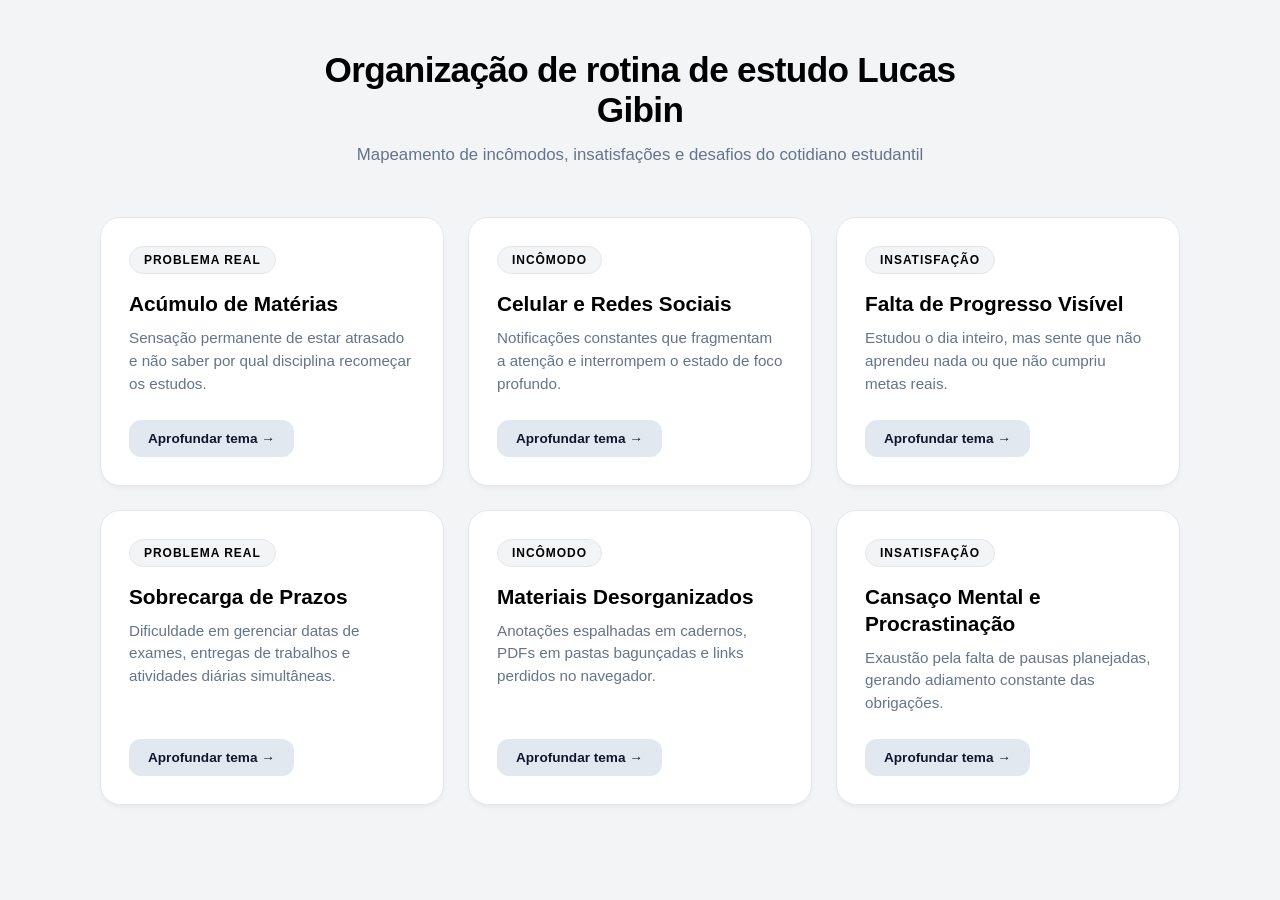
<file: index.html>
<!DOCTYPE html>
<html lang="pt-BR">
<head>
    <meta charset="UTF-8">
    <meta name="viewport" content="width=device-width, initial-scale=1.0">
    <title>Organização de rotina de estudo Lucas Gibin</title>
    <link rel="stylesheet" href="style.css">
</head>
<body>

    <!-- CABEÇALHO DA PÁGINA -->
    <header>
        <h1>Organização de rotina de estudo Lucas Gibin</h1>
        <p>Mapeamento de incômodos, insatisfações e desafios do cotidiano estudantil</p>
    </header>

    <!-- CONTAINER DE CARDS -->
    <main class="cards-grid">

        <!-- Card 1 -->
        <a href="acumulo-de-materias.html" class="card">
            <div>
                <span class="card-tag">Problema Real</span>
                <h3>Acúmulo de Matérias</h3>
                <p>Sensação permanente de estar atrasado e não saber por qual disciplina recomeçar os estudos.</p>
            </div>
            <div class="card-action">Aprofundar tema &rarr;</div>
        </a>

        <!-- Card 2 -->
        <a href="celular-e-redes-sociais.html" class="card">
            <div>
                <span class="card-tag">Incômodo</span>
                <h3>Celular e Redes Sociais</h3>
                <p>Notificações constantes que fragmentam a atenção e interrompem o estado de foco profundo.</p>
            </div>
            <div class="card-action">Aprofundar tema &rarr;</div>
        </a>

        <!-- Card 3 -->
        <a href="falta-de-progresso-visivel.html" class="card">
            <div>
                <span class="card-tag">Insatisfação</span>
                <h3>Falta de Progresso Visível</h3>
                <p>Estudou o dia inteiro, mas sente que não aprendeu nada ou que não cumpriu metas reais.</p>
            </div>
            <div class="card-action">Aprofundar tema &rarr;</div>
        </a>

        <!-- Card 4 -->
        <a href="sobrecarga-de-prazos.html" class="card">
            <div>
                <span class="card-tag">Problema Real</span>
                <h3>Sobrecarga de Prazos</h3>
                <p>Dificuldade em gerenciar datas de exames, entregas de trabalhos e atividades diárias simultâneas.</p>
            </div>
            <div class="card-action">Aprofundar tema &rarr;</div>
        </a>

        <!-- Card 5 -->
        <a href="materiais-desorganizados.html" class="card">
            <div>
                <span class="card-tag">Incômodo</span>
                <h3>Materiais Desorganizados</h3>
                <p>Anotações espalhadas em cadernos, PDFs em pastas bagunçadas e links perdidos no navegador.</p>
            </div>
            <div class="card-action">Aprofundar tema &rarr;</div>
        </a>

        <!-- Card 6 -->
        <a href="cansaco-mental-e-procrastinacao.html" class="card">
            <div>
                <span class="card-tag">Insatisfação</span>
                <h3>Cansaço Mental e Procrastinação</h3>
                <p>Exaustão pela falta de pausas planejadas, gerando adiamento constante das obrigações.</p>
            </div>
            <div class="card-action">Aprofundar tema &rarr;</div>
        </a>

    </main>

</body>
</html>
</file>
<file: style.css>
/* --- RESET & VARIÁVEIS DE COR --- */
* {
    margin: 0;
    padding: 0;
    box-sizing: border-box;
    font-family: -apple-system, BlinkMacSystemFont, "Segoe UI", Roboto, Helvetica, Arial, sans-serif;
}

:root {
    --bg-color: #f3f4f6;       /* Cinza muito claro */
    --card-bg: #ffffff;        /* Branco puro */
    --border-color: #e5e7eb;   /* Cinza claro suave */
    --text-dark: #0f172a;      /* Preto/Grafite fechado */
    --text-muted: #64748b;     /* Cinza médio */
    --accent-black: #000000;   /* Preto puro */
    --accent-gray: #e2e8f0;    /* Cinza claro para botões/destaques */
}

body {
    background-color: var(--bg-color);
    color: var(--text-dark);
    min-height: 100vh;
    padding: 50px 20px;
    display: flex;
    flex-direction: column;
    align-items: center;
}

/* --- CABEÇALHO --- */
header {
    text-align: center;
    max-width: 700px;
    margin-bottom: 50px;
}

header h1 {
    font-size: 2.2rem;
    font-weight: 800;
    color: var(--accent-black);
    letter-spacing: -0.02em;
    margin-bottom: 12px;
}

header p {
    color: var(--text-muted);
    font-size: 1.05rem;
    line-height: 1.5;
}

/* --- GRID DE CARDS --- */
.cards-grid {
    display: grid;
    grid-template-columns: repeat(auto-fit, minmax(300px, 1fr));
    gap: 24px;
    max-width: 1080px;
    width: 100%;
}

/* --- CARD STYLE (LINK FORMATTING) --- */
.card {
    background-color: var(--card-bg);
    border: 1px solid var(--border-color);
    border-radius: 20px;
    padding: 28px;
    display: flex;
    flex-direction: column;
    justify-content: space-between;
    box-shadow: 0 4px 6px -1px rgba(0, 0, 0, 0.03), 0 2px 4px -1px rgba(0, 0, 0, 0.02);
    transition: all 0.25s cubic-bezier(0.4, 0, 0.2, 1);
    text-decoration: none;
    color: inherit;
}

.card:hover {
    transform: translateY(-4px);
    border-color: var(--accent-black);
    box-shadow: 0 20px 25px -5px rgba(0, 0, 0, 0.08), 0 10px 10px -5px rgba(0, 0, 0, 0.04);
}

.card-tag {
    display: inline-block;
    align-self: flex-start;
    background-color: var(--bg-color);
    color: var(--accent-black);
    font-size: 0.75rem;
    font-weight: 700;
    text-transform: uppercase;
    letter-spacing: 0.08em;
    padding: 6px 14px;
    border-radius: 100px;
    margin-bottom: 16px;
    border: 1px solid var(--border-color);
}

.card h3 {
    font-size: 1.3rem;
    font-weight: 700;
    color: var(--accent-black);
    margin-bottom: 10px;
    line-height: 1.3;
}

.card p {
    font-size: 0.95rem;
    color: var(--text-muted);
    line-height: 1.5;
    margin-bottom: 24px;
}

.card-action {
    display: inline-flex;
    align-items: center;
    justify-content: center;
    background-color: var(--accent-gray);
    color: var(--text-dark);
    border: 1px solid transparent;
    font-size: 0.85rem;
    font-weight: 600;
    padding: 10px 18px;
    border-radius: 12px;
    transition: all 0.2s ease;
    width: fit-content;
}

.card:hover .card-action {
    background-color: var(--accent-black);
    color: var(--card-bg);
}

/* --- ESTILOS DAS PÁGINAS SECUNDÁRIAS --- */
.detail-container {
    background-color: var(--card-bg);
    border: 1px solid var(--border-color);
    border-radius: 24px;
    padding: 40px;
    max-width: 800px;
    width: 100%;
    box-shadow: 0 10px 15px -3px rgba(0, 0, 0, 0.05);
}

.btn-back {
    display: inline-flex;
    align-items: center;
    text-decoration: none;
    color: var(--text-muted);
    font-weight: 600;
    font-size: 0.9rem;
    margin-bottom: 24px;
    transition: color 0.2s ease;
}

.btn-back:hover {
    color: var(--accent-black);
}

.detail-header h1 {
    font-size: 2rem;
    font-weight: 800;
    color: var(--accent-black);
    margin-top: 12px;
    margin-bottom: 20px;
}

.detail-img {
    width: 100%;
    max-height: 380px;
    object-fit: cover;
    border-radius: 16px;
    margin-bottom: 30px;
    border: 1px solid var(--border-color);
}

.detail-content section {
    margin-bottom: 28px;
}

.detail-content h2 {
    font-size: 1.3rem;
    font-weight: 700;
    color: var(--accent-black);
    margin-bottom: 12px;
}

.detail-content p {
    color: var(--text-muted);
    line-height: 1.7;
    font-size: 1rem;
    margin-bottom: 12px;
}

.detail-content ul {
    list-style: none;
    margin-top: 10px;
}

.detail-content ul li {
    position: relative;
    padding-left: 24px;
    color: var(--text-dark);
    font-size: 0.98rem;
    line-height: 1.6;
    margin-bottom: 10px;
}

.detail-content ul li::before {
    content: "•";
    position: absolute;
    left: 0;
    color: var(--accent-black);
    font-weight: bold;
    font-size: 1.4rem;
    line-height: 1;
}
</file>
